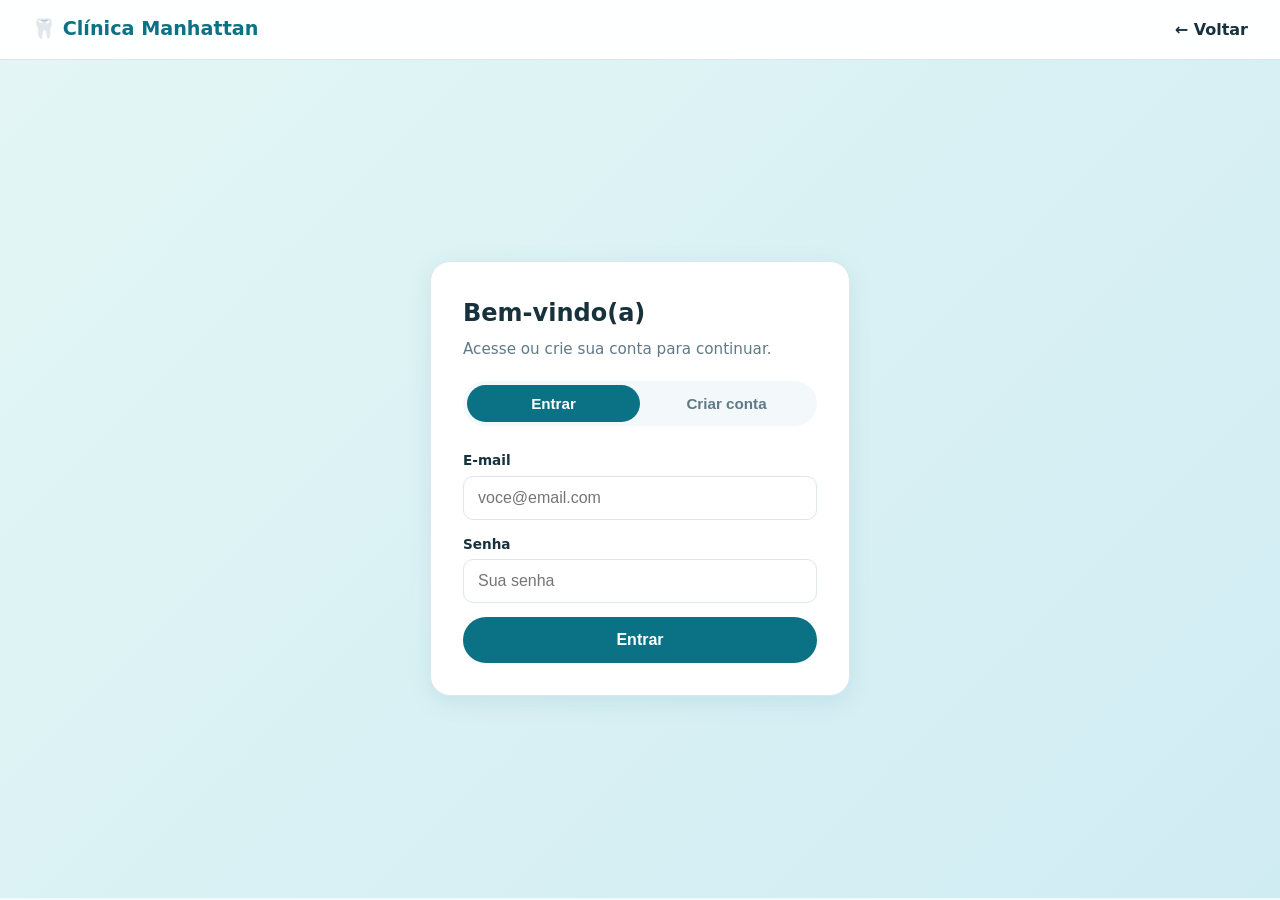
<file: login.html>
<!DOCTYPE html>
<html lang="pt-BR">

<head>
    <meta charset="UTF-8">
    <meta name="viewport" content="width=device-width, initial-scale=1">
    <title>Login - Clínica Manhattan</title>
    <link rel="stylesheet" href="css/style.css">
</head>

<body>
    <header>
        <a href="index.html"><strong>🦷 Clínica Manhattan</strong></a>
        <nav><a href="index.html">← Voltar</a></nav>
    </header>

    <main class="auth-wrap">
        <div class="auth-box">
            <h2>Bem-vindo(a)</h2>
            <p class="sub">Acesse ou crie sua conta para continuar.</p>

            <div class="tabs">
                <button type="button" id="tab-login" class="ativo" onclick="mostrar('login')">Entrar</button>
                <button type="button" id="tab-cadastro" onclick="mostrar('cadastro')">Criar conta</button>
            </div>

            <form id="form-login" onsubmit="entrar(event)">
                <label for="l-email">E-mail</label>
                <input id="l-email" type="email" placeholder="voce@email.com" required>
                <label for="l-senha">Senha</label>
                <input id="l-senha" type="password" placeholder="Sua senha" required>
                <button class="btn btn-block">Entrar</button>
            </form>

            <form id="form-cadastro" class="oculto" onsubmit="cadastrar(event)">
                <label for="c-nome">Nome completo</label>
                <input id="c-nome" type="text" placeholder="Seu nome" required>
                <label for="c-email">E-mail</label>
                <input id="c-email" type="email" placeholder="voce@email.com" required>
                <label for="c-senha">Senha</label>
                <input id="c-senha" type="password" placeholder="Mínimo 4 caracteres" minlength="4" required>
                <button class="btn btn-block">Cadastrar</button>
            </form>
        </div>
    </main>

    <script src="js/auth.js"></script>
    <script>
        function mostrar(aba) {
            const login = aba === 'login';
            document.getElementById('form-login').classList.toggle('oculto', !login);
            document.getElementById('form-cadastro').classList.toggle('oculto', login);
            document.getElementById('tab-login').classList.toggle('ativo', login);
            document.getElementById('tab-cadastro').classList.toggle('ativo', !login);
        }
    </script>
</body>

</html>
</file>
<file: css/style.css>
:root {
    --primary: #0b7285;
    --primary-dark: #095c6b;
    --accent: #20c997;
    --bg: #f3f8fa;
    --text: #17323d;
    --muted: #5f7a86;
    --card: #ffffff;
    --border: #dbe7ec;
    --danger: #e03131;
    --radius: 14px;
    --shadow: 0 6px 24px rgba(11, 114, 133, 0.10);
}

* {
    box-sizing: border-box;
    margin: 0;
    padding: 0;
}

html {
    scroll-behavior: smooth;
}

body {
    font-family: "Segoe UI", system-ui, -apple-system, Roboto, Arial, sans-serif;
    background: var(--bg);
    color: var(--text);
    line-height: 1.6;
}

a {
    color: inherit;
}

/* ---------- Cabeçalho ---------- */
header {
    position: sticky;
    top: 0;
    z-index: 10;
    background: rgba(255, 255, 255, 0.92);
    backdrop-filter: blur(8px);
    border-bottom: 1px solid var(--border);
    padding: 14px 32px;
    display: flex;
    justify-content: space-between;
    align-items: center;
}

header strong {
    font-size: 1.2rem;
    color: var(--primary);
}

header a {
    text-decoration: none;
}

header nav {
    display: flex;
    align-items: center;
    gap: 18px;
    font-weight: 600;
}

header nav a:hover {
    color: var(--primary);
}

#usuario {
    color: var(--muted);
    font-weight: 500;
}

/* ---------- Botões ---------- */
.btn {
    display: inline-block;
    background: var(--primary);
    color: #fff;
    border: 2px solid var(--primary);
    padding: 12px 26px;
    border-radius: 999px;
    font-size: 1rem;
    font-weight: 600;
    cursor: pointer;
    text-decoration: none;
    transition: transform .15s, background .15s, box-shadow .15s;
}

.btn:hover {
    background: var(--primary-dark);
    border-color: var(--primary-dark);
    transform: translateY(-2px);
    box-shadow: var(--shadow);
}

.btn-outline {
    background: transparent;
    color: var(--primary);
}

.btn-outline:hover {
    color: #fff;
}

.btn-block {
    width: 100%;
}

.btn-sm {
    padding: 6px 14px;
    font-size: .85rem;
}

/* ---------- Tela inicial ---------- */
.hero {
    text-align: center;
    padding: 96px 20px 88px;
    background: linear-gradient(135deg, #e3f6f5 0%, #d0ecf3 55%, #f3f8fa 100%);
}

.hero .selo {
    display: inline-block;
    background: #fff;
    color: var(--primary);
    padding: 6px 16px;
    border-radius: 999px;
    font-size: .85rem;
    font-weight: 600;
    box-shadow: var(--shadow);
    margin-bottom: 20px;
}

.hero h1 {
    font-size: clamp(2rem, 5vw, 3.2rem);
    line-height: 1.15;
    max-width: 760px;
    margin: 0 auto 16px;
}

.hero h1 span {
    color: var(--primary);
}

.hero p {
    color: var(--muted);
    font-size: 1.1rem;
    max-width: 560px;
    margin: 0 auto 32px;
}

.hero .acoes {
    display: flex;
    gap: 12px;
    justify-content: center;
    flex-wrap: wrap;
}

.secao {
    padding: 64px 32px;
    max-width: 1100px;
    margin: 0 auto;
}

.secao h2 {
    text-align: center;
    font-size: 1.8rem;
    margin-bottom: 8px;
}

.secao .sub {
    text-align: center;
    color: var(--muted);
    margin-bottom: 36px;
}

.cards {
    display: grid;
    grid-template-columns: repeat(auto-fit, minmax(220px, 1fr));
    gap: 20px;
}

.card {
    background: var(--card);
    padding: 24px;
    border-radius: var(--radius);
    border: 1px solid var(--border);
    box-shadow: var(--shadow);
    transition: transform .2s;
}

.card:hover {
    transform: translateY(-4px);
}

.card .icone {
    font-size: 2rem;
    display: block;
    margin-bottom: 10px;
}

.card h3 {
    margin-bottom: 6px;
}

.card p {
    color: var(--muted);
    font-size: .95rem;
}

.cta {
    background: linear-gradient(135deg, var(--primary), #0c8599);
    color: #fff;
    text-align: center;
    padding: 56px 20px;
    margin: 0 32px 64px;
    border-radius: 24px;
}

.cta h2 {
    margin-bottom: 10px;
}

.cta p {
    margin-bottom: 22px;
    opacity: .9;
}

.cta .btn {
    background: #fff;
    color: var(--primary);
    border-color: #fff;
}

footer {
    text-align: center;
    color: var(--muted);
    padding: 28px 20px;
    border-top: 1px solid var(--border);
    font-size: .9rem;
}

/* ---------- Login ---------- */
.auth-wrap {
    min-height: calc(100vh - 62px);
    display: flex;
    align-items: center;
    justify-content: center;
    padding: 32px 16px;
    background: linear-gradient(135deg, #e3f6f5, #d0ecf3);
}

.auth-box {
    width: 100%;
    max-width: 420px;
    background: var(--card);
    border-radius: 20px;
    box-shadow: var(--shadow);
    padding: 32px;
    border: 1px solid var(--border);
}

.auth-box h2 {
    margin-bottom: 4px;
}

.auth-box .sub {
    color: var(--muted);
    margin-bottom: 20px;
    font-size: .95rem;
}

.tabs {
    display: flex;
    background: var(--bg);
    border-radius: 999px;
    padding: 4px;
    margin-bottom: 24px;
}

.tabs button {
    flex: 1;
    border: 0;
    background: transparent;
    padding: 10px;
    border-radius: 999px;
    font-weight: 600;
    cursor: pointer;
    color: var(--muted);
    font-size: .95rem;
}

.tabs button.ativo {
    background: var(--primary);
    color: #fff;
}

.oculto {
    display: none;
}

/* ---------- Formulários ---------- */
form label {
    display: block;
    font-size: .85rem;
    font-weight: 600;
    margin-bottom: 4px;
}

form input,
form select {
    width: 100%;
    padding: 12px 14px;
    margin-bottom: 14px;
    border: 1px solid var(--border);
    border-radius: 10px;
    font-size: 1rem;
    background: #fff;
    color: var(--text);
}

form input:focus,
form select:focus {
    outline: none;
    border-color: var(--primary);
    box-shadow: 0 0 0 3px rgba(11, 114, 133, 0.15);
}

/* ---------- Painel ---------- */
.container {
    max-width: 1100px;
    margin: 0 auto;
    padding: 32px 24px 64px;
}

.container h1 {
    margin-bottom: 4px;
}

.container .sub {
    color: var(--muted);
    margin-bottom: 24px;
}

.stats {
    display: grid;
    grid-template-columns: repeat(auto-fit, minmax(200px, 1fr));
    gap: 16px;
    margin-bottom: 32px;
}

.stat {
    background: var(--card);
    border-radius: var(--radius);
    padding: 20px;
    border: 1px solid var(--border);
    border-left: 5px solid var(--primary);
    box-shadow: var(--shadow);
}

.stat:nth-child(2) {
    border-left-color: var(--accent);
}

.stat:nth-child(3) {
    border-left-color: #f59f00;
}

.stat strong {
    display: block;
    font-size: 2rem;
    line-height: 1.2;
}

.stat span {
    color: var(--muted);
    font-size: .9rem;
}

.grid-2 {
    display: grid;
    grid-template-columns: repeat(auto-fit, minmax(300px, 1fr));
    gap: 20px;
    margin-bottom: 32px;
}

.painel {
    background: var(--card);
    border-radius: var(--radius);
    padding: 24px;
    border: 1px solid var(--border);
    box-shadow: var(--shadow);
}

.painel h2 {
    font-size: 1.15rem;
    margin-bottom: 16px;
}

.painel form {
    margin: 0;
    padding: 0;
    box-shadow: none;
    max-width: none;
    background: none;
}

.tabela-wrap {
    overflow-x: auto;
}

table {
    width: 100%;
    border-collapse: collapse;
}

th {
    text-align: left;
    font-size: .8rem;
    text-transform: uppercase;
    letter-spacing: .04em;
    color: var(--muted);
    padding: 10px 12px;
    border-bottom: 2px solid var(--border);
}

td {
    padding: 12px;
    border-bottom: 1px solid var(--border);
}

tbody tr:hover {
    background: #f7fbfc;
}

.vazio {
    text-align: center;
    color: var(--muted);
    padding: 24px;
}

/* ---------- Responsivo ---------- */
@media (max-width: 600px) {
    header {
        padding: 12px 16px;
    }

    .hero {
        padding: 64px 16px;
    }

    .secao {
        padding: 48px 16px;
    }

    .cta {
        margin: 0 16px 48px;
    }

    .container {
        padding: 20px 16px 48px;
    }
}
</file>
